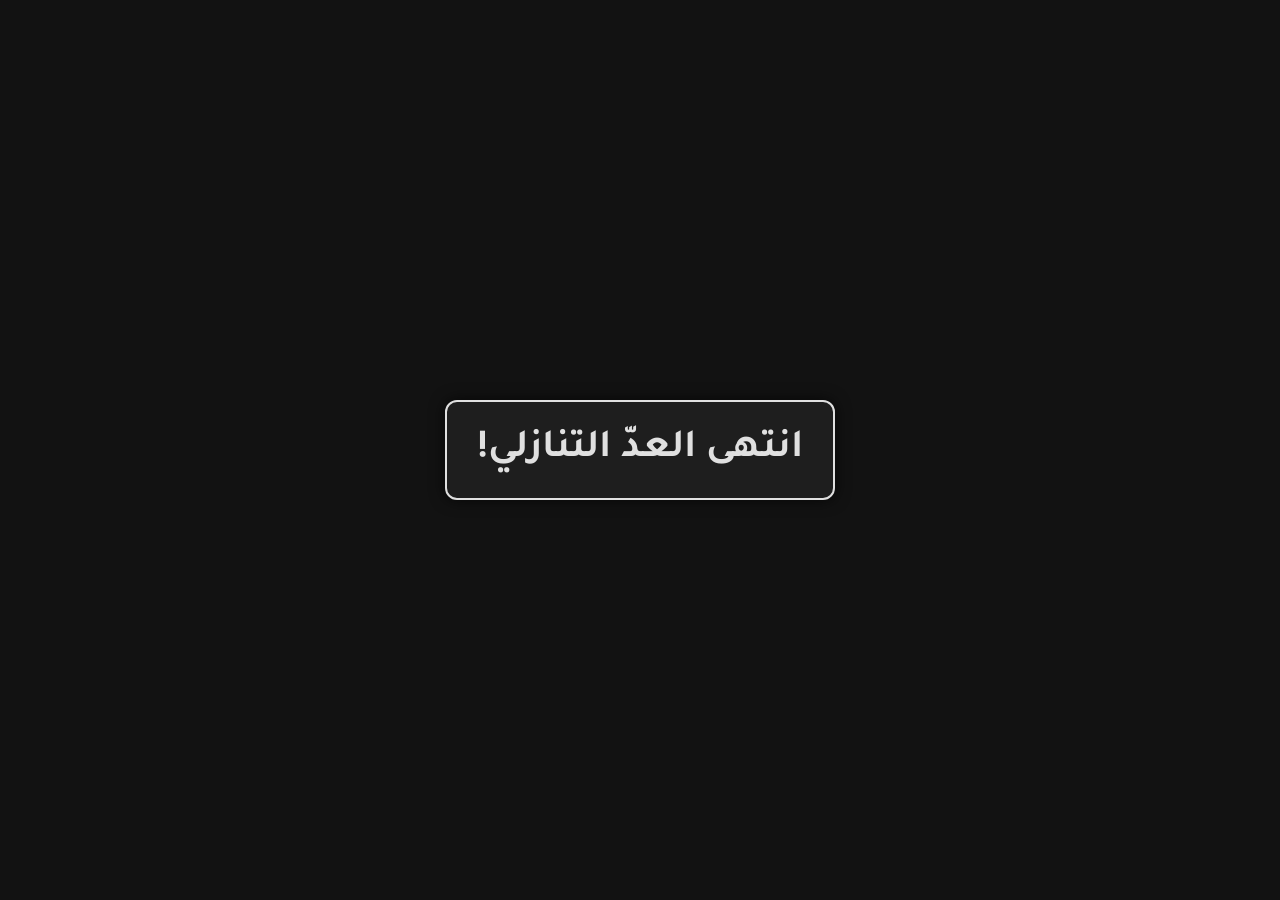
<file: benaa/index.html>
<!DOCTYPE html>
<html lang="ar" dir="rtl">
  <head>
    <meta charset="UTF-8" />
    <meta name="viewport" content="width=device-width, initial-scale=1" />
    <title>العدّ التنازلي</title>
    <link
      href="https://fonts.googleapis.com/css2?family=Tajawal:wght@400;700&display=swap"
      rel="stylesheet"
    />
    <style>
      body {
        margin: 0;
        padding: 0;
        background-color: #121212;
        font-family: "Tajawal", sans-serif;
        color: #e0e0e0;
        height: 100vh;
      }

      .countdown {
        h1 {
          font-size: 1.5em;
          margin-bottom: 20px;
          margin-top: 0px;
        }

        max-width: 95vw;
        min-width: max-content;
        position: absolute;
        top: 50%;
        left: 50%;
        transform: translate(-50%, -50%);
        text-align: center;
        background-color: #1e1e1e;
        border: 2px solid #e0e0e0;
        border-radius: 12px;
        padding: 20px 30px;
        font-size: 2.5rem;
        font-weight: 700;
        line-height: 1.4;
        box-shadow: 0 0 15px rgba(0, 0, 0, 0.7);
      }
    </style>
  </head>
  <body>
    <div class="countdown">
      <span id="countdown">جاري التحميل...</span>
    </div>

    <script>
      (function () {
        const countdownEl = document.getElementById("countdown");
        const targetDate = new Date(2025, 10 - 1, 17, 20, 0, 0);

        function updateCountdown() {
          const now = new Date();
          const diff = targetDate - now;

          if (diff <= 0) {
            countdownEl.textContent = "انتهى العدّ التنازلي!";
            clearInterval(interval);
            return;
          }

          const days = Math.floor(diff / (1000 * 60 * 60 * 24));
          const hours = Math.floor(
            (diff % (1000 * 60 * 60 * 24)) / (1000 * 60 * 60)
          );
          const minutes = Math.floor((diff % (1000 * 60 * 60)) / (1000 * 60));
          const seconds = Math.floor((diff % (1000 * 60)) / 1000);

          countdownEl.textContent =
            days +
            " أيام، " +
            hours +
            " ساعات، " +
            minutes +
            " دقائق، " +
            seconds +
            " ثواني";
        }

        updateCountdown();
        const interval = setInterval(updateCountdown, 1000);
      })();
    </script>
  </body>
</html>
</file>
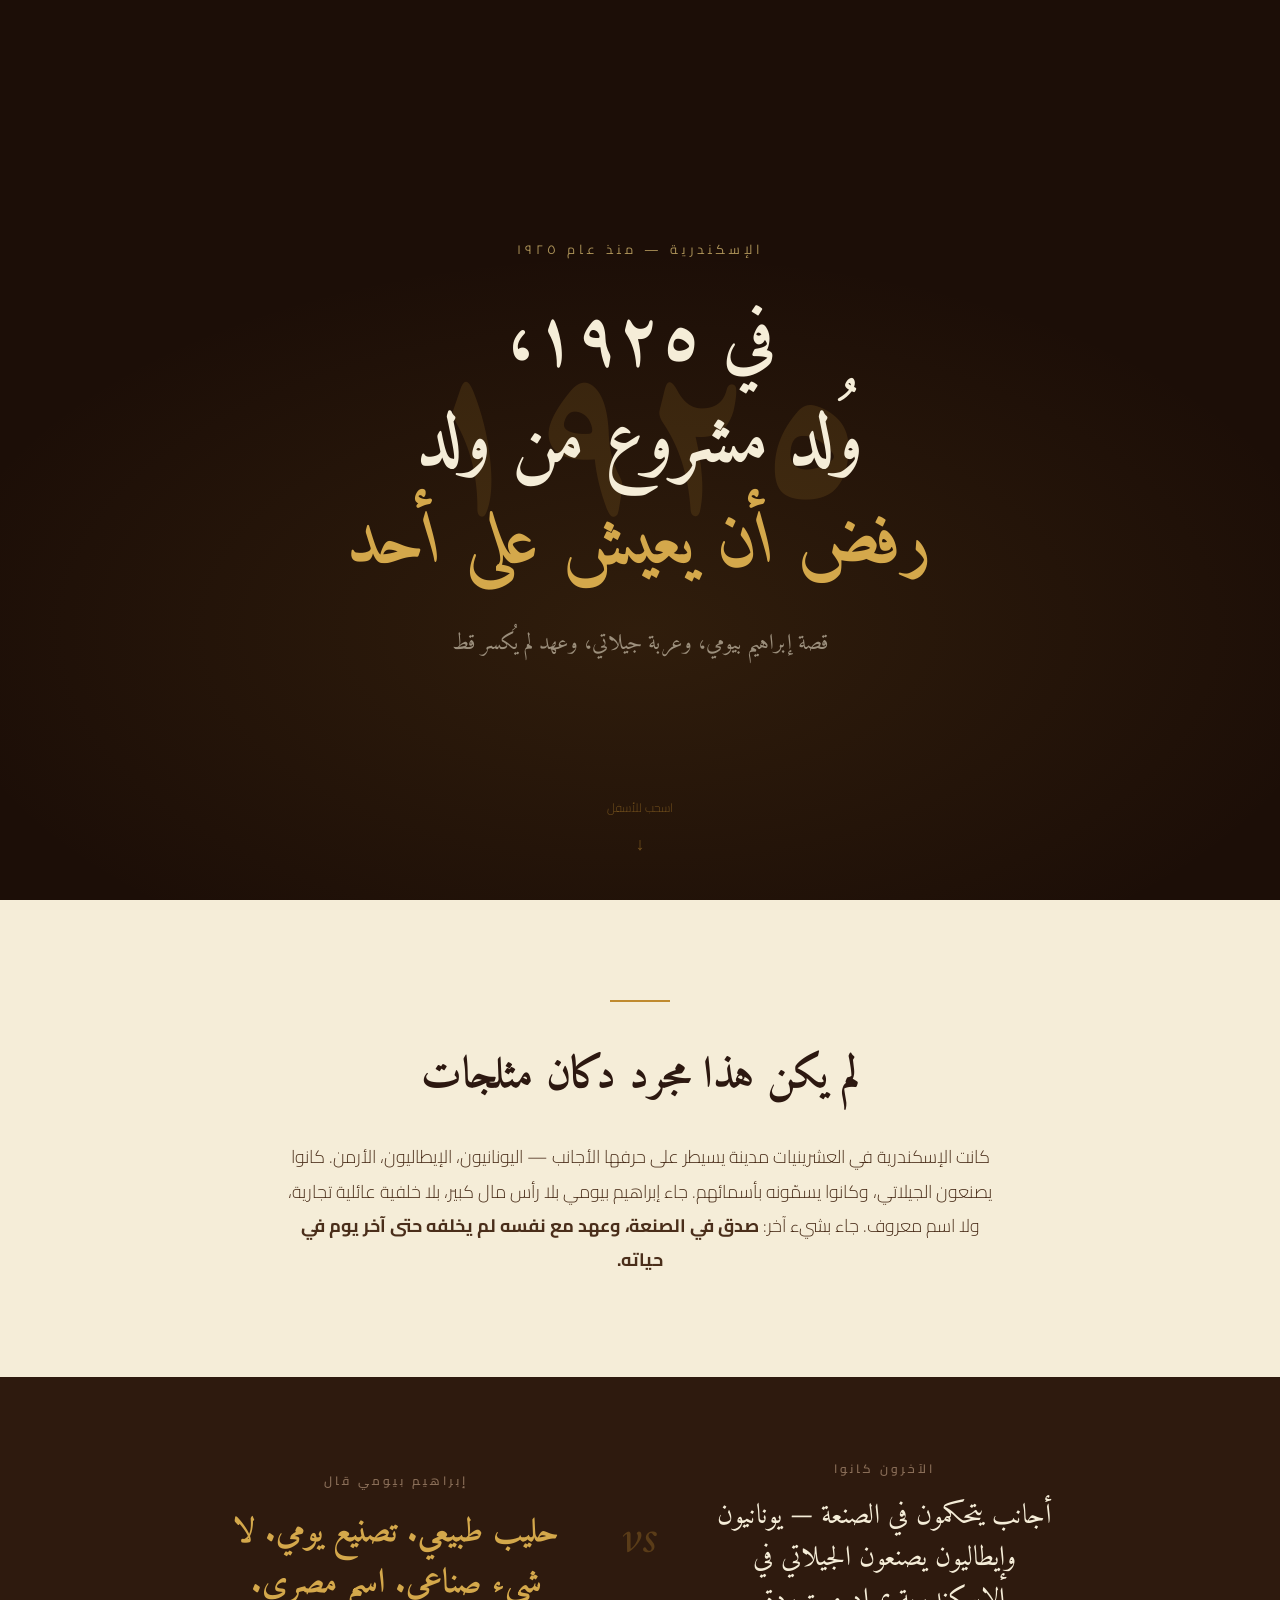
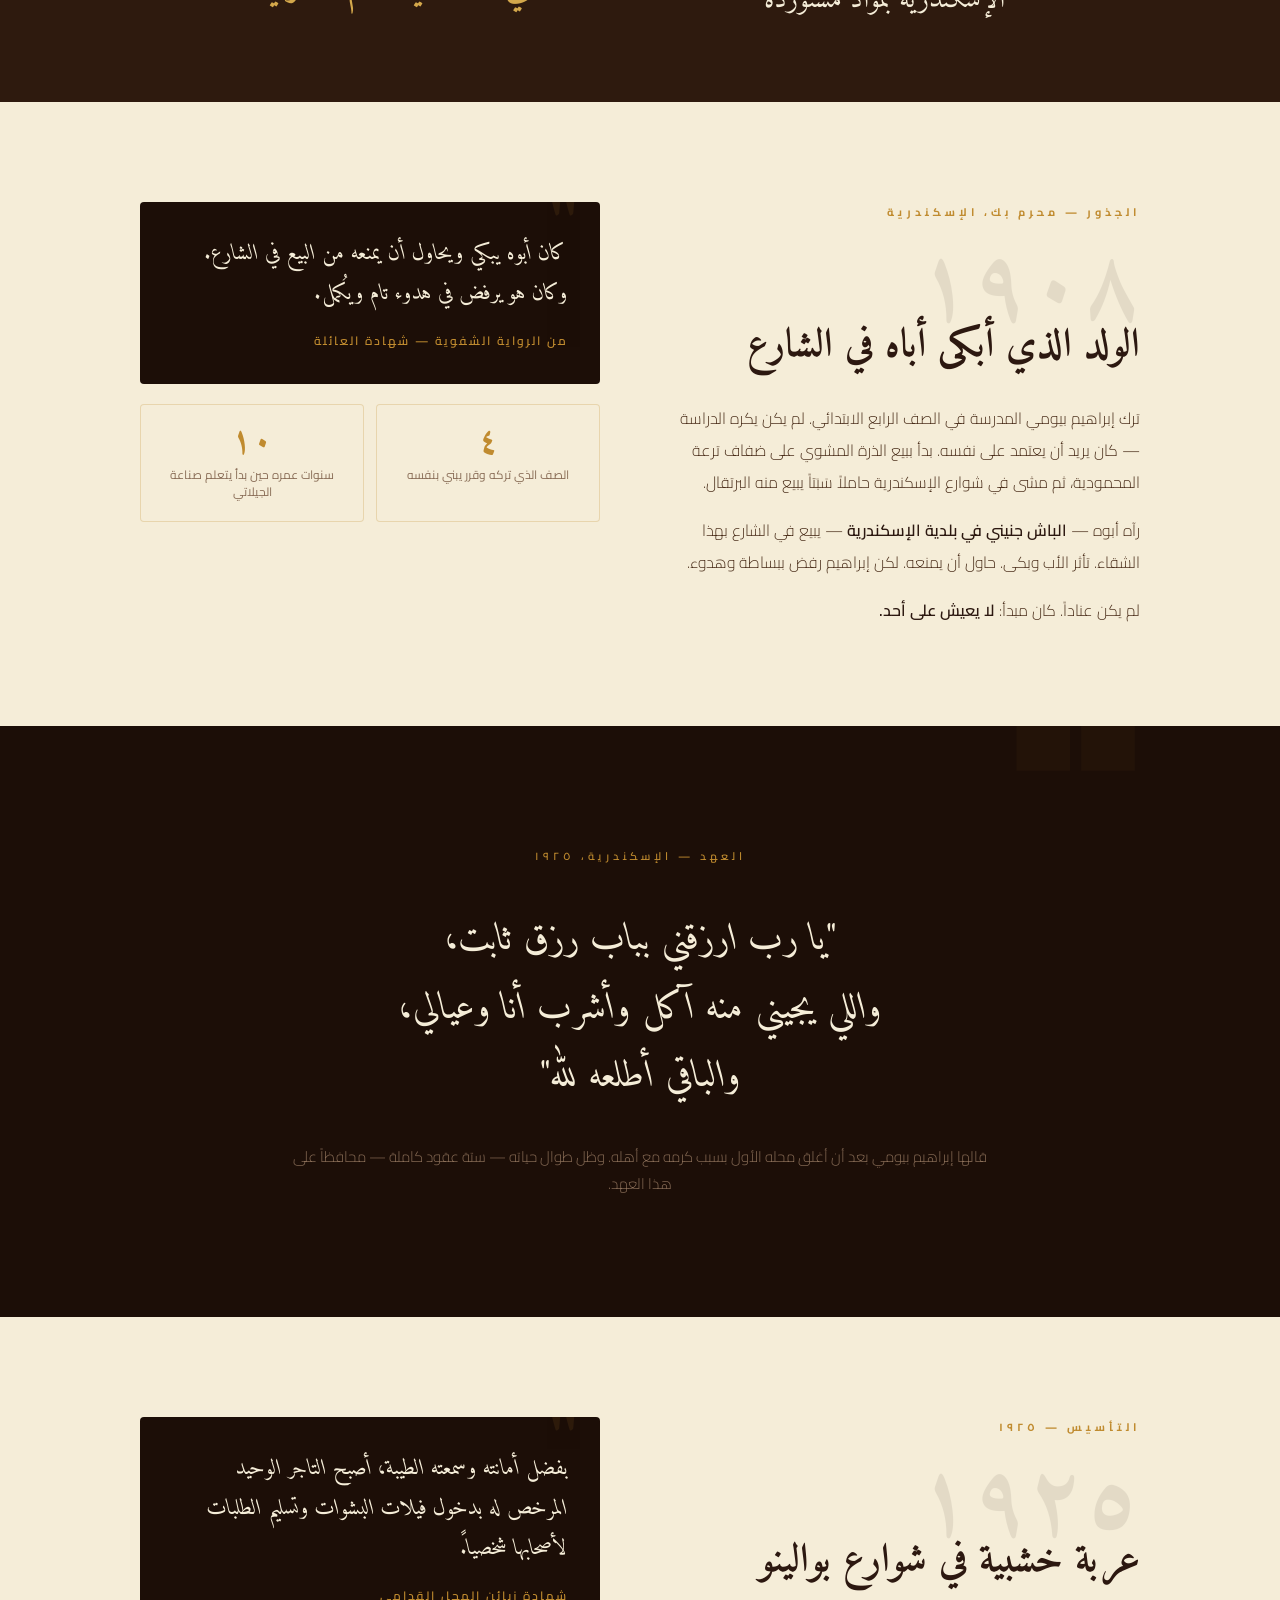
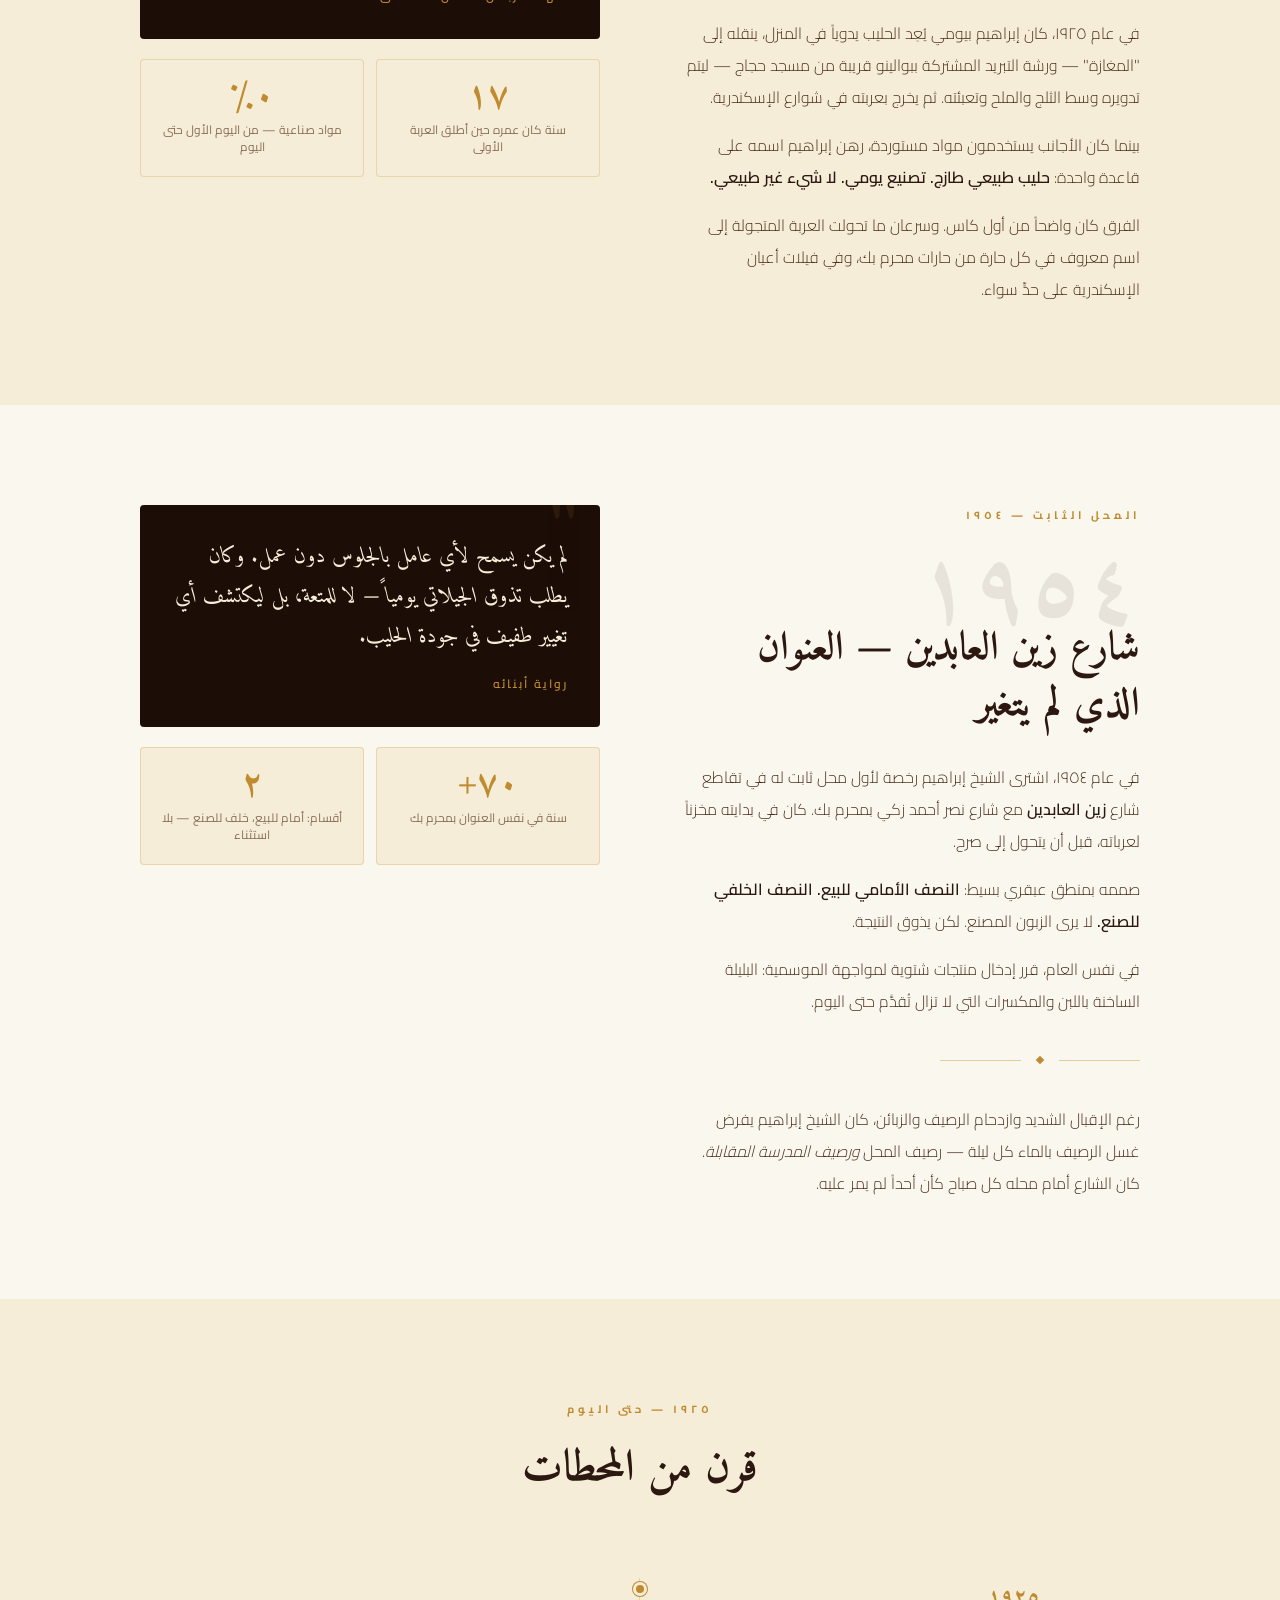
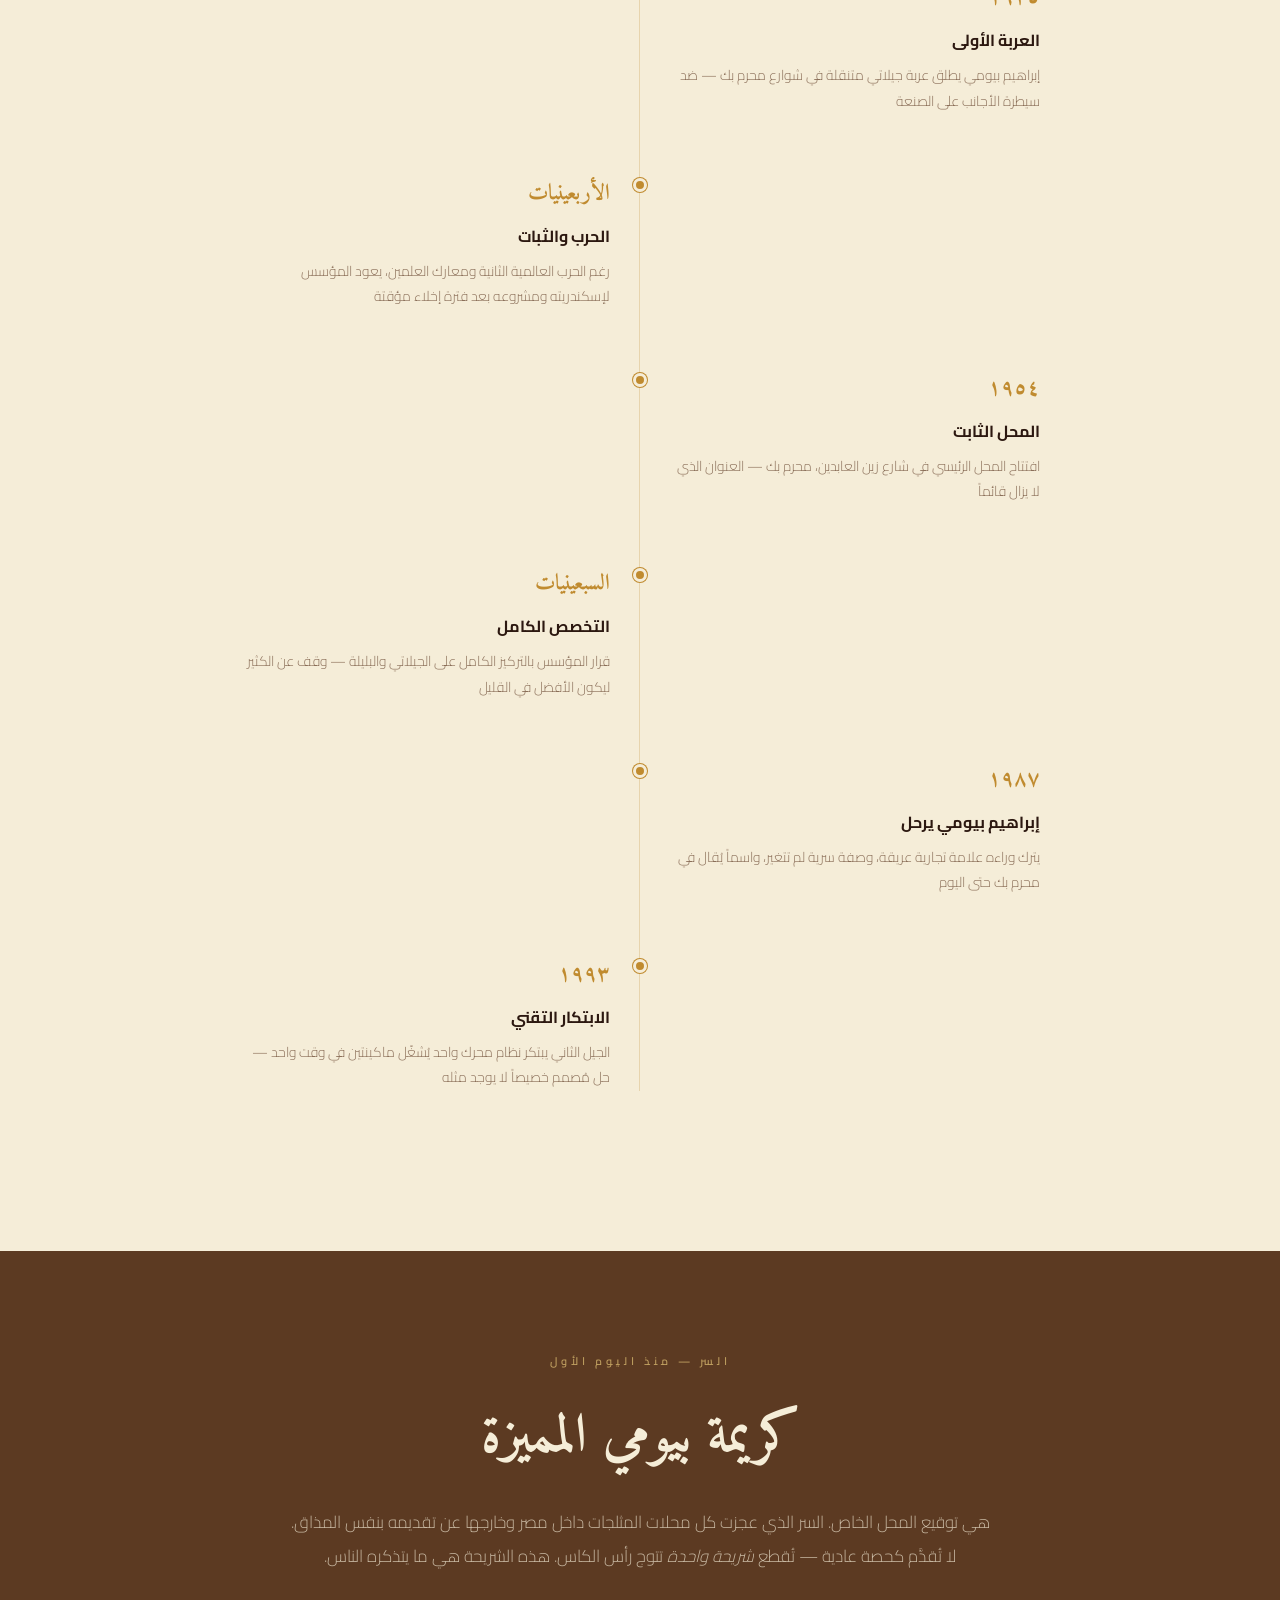
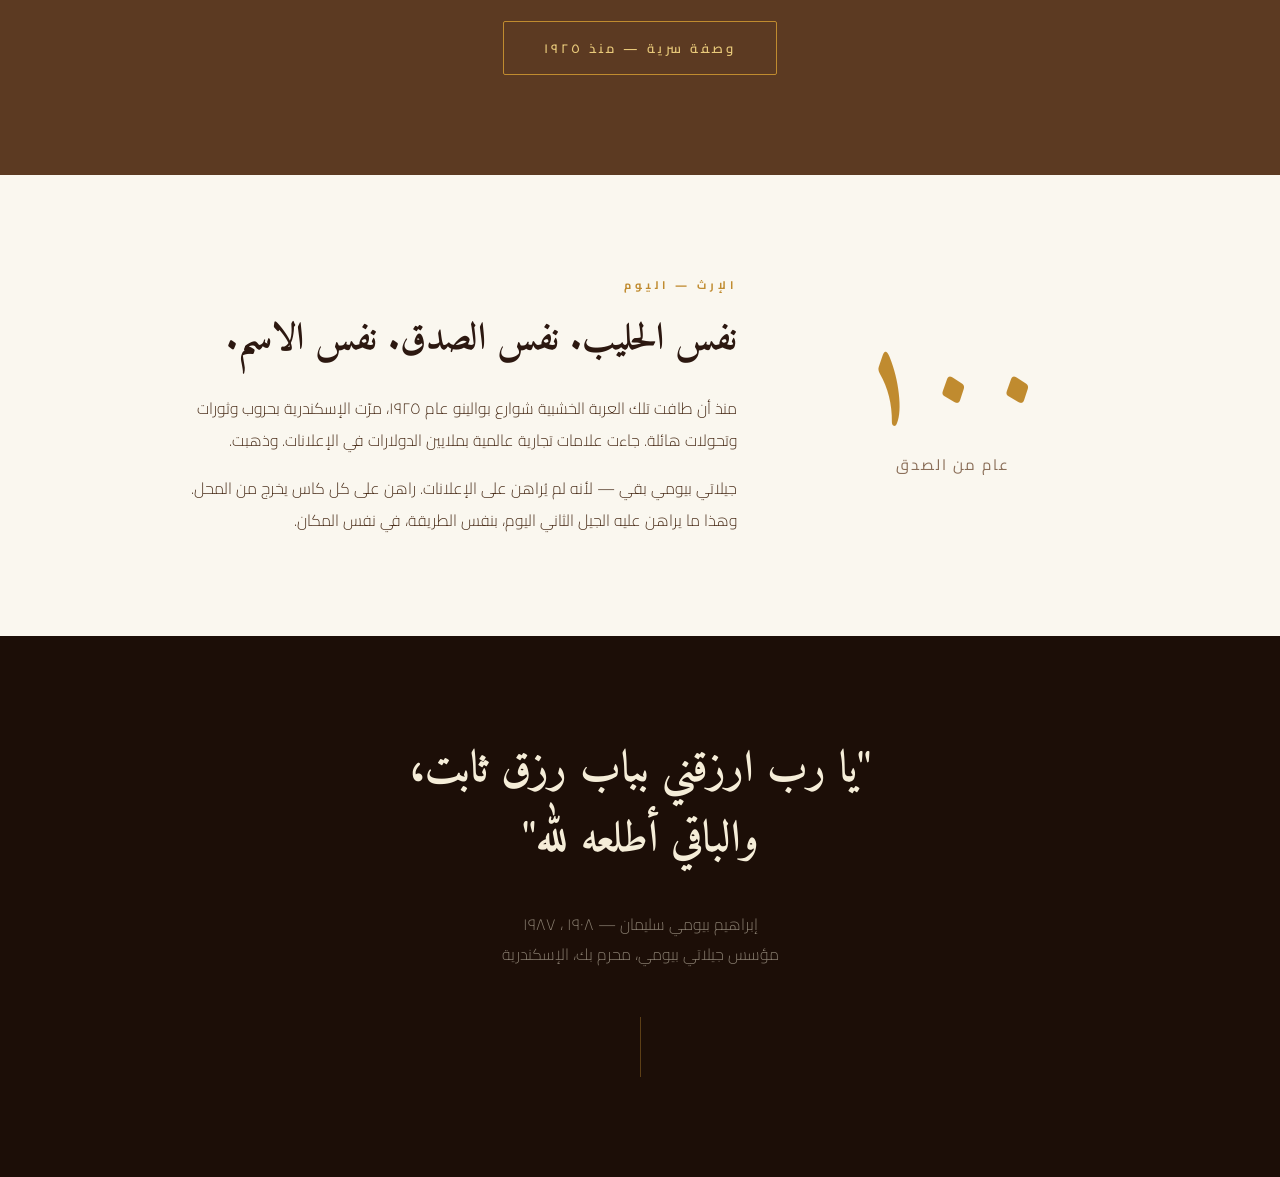
<file: test/gelati-bayoumi-story.html>
<!DOCTYPE html>
<html lang="ar" dir="rtl">
<head>
<meta charset="UTF-8">
<meta name="viewport" content="width=device-width, initial-scale=1.0">
<title>قصتنا — جيلاتي بيومي منذ ١٩٢٥</title>
<link rel="preconnect" href="https://fonts.googleapis.com">
<link href="https://fonts.googleapis.com/css2?family=Amiri:ital,wght@0,400;0,700;1,400&family=Cairo:wght@300;400;600;700;900&display=swap" rel="stylesheet">
<style>
  *, *::before, *::after { box-sizing: border-box; margin: 0; padding: 0; }

  :root {
    --cream: #F5EDD8;
    --cream-light: #FAF7EF;
    --brown-deep: #1C0E07;
    --brown-dark: #2E1A0E;
    --brown-mid: #5C3A22;
    --gold: #C08B2F;
    --gold-light: #D4A84B;
    --gold-pale: #E8C97A;
    --ink: #2C1810;
    --ink-soft: #4A2E1A;
    --muted: #8A6E58;
    --divider: rgba(192,139,47,0.25);
    --serif: 'Amiri', serif;
    --sans: 'Cairo', sans-serif;
  }

  html { scroll-behavior: smooth; }

  body {
    font-family: var(--sans);
    background: var(--cream-light);
    color: var(--ink);
    direction: rtl;
    overflow-x: hidden;
  }

  /* ── NOISE TEXTURE ── */
  body::before {
    content: '';
    position: fixed;
    inset: 0;
    background-image: url("data:image/svg+xml,%3Csvg xmlns='http://www.w3.org/2000/svg' width='300' height='300'%3E%3Cfilter id='n'%3E%3CfeTurbulence type='fractalNoise' baseFrequency='0.75' numOctaves='4' stitchTiles='stitch'/%3E%3C/filter%3E%3Crect width='300' height='300' filter='url(%23n)' opacity='0.04'/%3E%3C/svg%3E");
    pointer-events: none;
    z-index: 0;
  }

  /* ── HERO ── */
  .hero {
    position: relative;
    min-height: 100vh;
    background: var(--brown-deep);
    display: flex;
    flex-direction: column;
    align-items: center;
    justify-content: center;
    text-align: center;
    padding: 80px 40px;
    overflow: hidden;
  }

  .hero::after {
    content: '';
    position: absolute;
    inset: 0;
    background: radial-gradient(ellipse 80% 60% at 50% 70%, rgba(192,139,47,0.12) 0%, transparent 70%);
    pointer-events: none;
  }

  .hero-year {
    font-family: var(--serif);
    font-size: clamp(80px, 18vw, 200px);
    font-weight: 700;
    color: var(--gold);
    opacity: 0.15;
    line-height: 1;
    position: absolute;
    top: 50%;
    left: 50%;
    transform: translate(-50%, -52%);
    user-select: none;
    letter-spacing: -4px;
  }

  .hero-tag {
    font-family: var(--sans);
    font-size: 13px;
    font-weight: 400;
    letter-spacing: 4px;
    color: var(--gold-pale);
    opacity: 0.7;
    margin-bottom: 32px;
    position: relative;
    z-index: 1;
  }

  .hero h1 {
    font-family: var(--serif);
    font-size: clamp(36px, 6vw, 72px);
    font-weight: 700;
    color: var(--cream);
    line-height: 1.4;
    max-width: 800px;
    position: relative;
    z-index: 1;
  }

  .hero h1 em {
    font-style: italic;
    color: var(--gold-light);
  }

  .hero-sub {
    font-family: var(--serif);
    font-size: clamp(16px, 2.5vw, 22px);
    color: var(--cream);
    opacity: 0.55;
    margin-top: 28px;
    position: relative;
    z-index: 1;
    font-weight: 400;
  }

  .hero-scroll {
    position: absolute;
    bottom: 40px;
    left: 50%;
    transform: translateX(-50%);
    z-index: 1;
    display: flex;
    flex-direction: column;
    align-items: center;
    gap: 8px;
    color: var(--gold);
    opacity: 0.5;
    font-size: 12px;
    font-family: var(--sans);
    font-weight: 300;
    animation: bounce 2s infinite;
  }

  .hero-scroll::after {
    content: '↓';
    font-size: 18px;
  }

  @keyframes bounce {
    0%, 100% { transform: translateX(-50%) translateY(0); }
    50% { transform: translateX(-50%) translateY(8px); }
  }

  /* ── SECTIONS ── */
  section {
    position: relative;
    z-index: 1;
  }

  /* ── OPENER ── */
  .opener {
    background: var(--cream);
    padding: 100px 40px;
    text-align: center;
  }

  .opener-inner {
    max-width: 720px;
    margin: 0 auto;
  }

  .opener-line {
    width: 60px;
    height: 2px;
    background: var(--gold);
    margin: 0 auto 40px;
  }

  .opener h2 {
    font-family: var(--serif);
    font-size: clamp(24px, 4vw, 44px);
    font-weight: 700;
    color: var(--ink);
    line-height: 1.6;
  }

  .opener p {
    font-size: 18px;
    color: var(--ink-soft);
    line-height: 1.9;
    margin-top: 28px;
    font-weight: 300;
  }

  /* ── CONTRAST SECTION ── */
  .contrast {
    background: var(--brown-dark);
    padding: 80px 40px;
    text-align: center;
  }

  .contrast-inner {
    max-width: 860px;
    margin: 0 auto;
    display: grid;
    grid-template-columns: 1fr auto 1fr;
    gap: 40px;
    align-items: center;
  }

  .contrast-block {
    text-align: center;
  }

  .contrast-block .label {
    font-size: 12px;
    font-weight: 600;
    letter-spacing: 3px;
    color: var(--muted);
    margin-bottom: 16px;
  }

  .contrast-block .value {
    font-family: var(--serif);
    font-size: clamp(18px, 3vw, 28px);
    color: var(--cream);
    line-height: 1.5;
  }

  .contrast-block.highlight .value {
    color: var(--gold-light);
    font-size: clamp(22px, 3.5vw, 34px);
    font-weight: 700;
  }

  .contrast-vs {
    font-family: var(--serif);
    font-size: 48px;
    color: var(--gold);
    opacity: 0.3;
    font-style: italic;
  }

  /* ── STORY SECTIONS ── */
  .story-section {
    padding: 100px 40px;
  }

  .story-section:nth-child(even) {
    background: var(--cream);
  }

  .story-section:nth-child(odd) {
    background: var(--cream-light);
  }

  .story-inner {
    max-width: 1000px;
    margin: 0 auto;
    display: grid;
    grid-template-columns: 1fr 1fr;
    gap: 80px;
    align-items: start;
  }

  .story-inner.reverse {
    direction: ltr;
  }

  .story-inner.reverse > * {
    direction: rtl;
  }

  .story-label {
    font-size: 11px;
    font-weight: 700;
    letter-spacing: 4px;
    color: var(--gold);
    margin-bottom: 20px;
  }

  .story-year-big {
    font-family: var(--serif);
    font-size: 96px;
    font-weight: 700;
    color: var(--brown-deep);
    opacity: 0.08;
    line-height: 1;
    margin-bottom: -20px;
    user-select: none;
  }

  .story-title {
    font-family: var(--serif);
    font-size: clamp(26px, 4vw, 40px);
    font-weight: 700;
    color: var(--ink);
    line-height: 1.4;
    margin-bottom: 28px;
  }

  .story-body {
    font-size: 16px;
    line-height: 2;
    color: var(--ink-soft);
    font-weight: 300;
  }

  .story-body p + p {
    margin-top: 16px;
  }

  .story-body strong {
    color: var(--ink);
    font-weight: 600;
  }

  /* Visual side */
  .story-visual {
    display: flex;
    flex-direction: column;
    gap: 20px;
    justify-content: center;
  }

  .story-card {
    background: var(--brown-deep);
    border-radius: 4px;
    padding: 32px;
    position: relative;
    overflow: hidden;
  }

  .story-card::before {
    content: '"';
    font-family: var(--serif);
    font-size: 120px;
    color: var(--gold);
    opacity: 0.1;
    position: absolute;
    top: -20px;
    right: 20px;
    line-height: 1;
  }

  .story-card-text {
    font-family: var(--serif);
    font-size: clamp(17px, 2vw, 22px);
    color: var(--cream);
    line-height: 1.8;
    font-style: italic;
    position: relative;
    z-index: 1;
  }

  .story-card-source {
    font-size: 12px;
    color: var(--gold);
    margin-top: 16px;
    font-weight: 600;
    letter-spacing: 2px;
    position: relative;
    z-index: 1;
  }

  /* Stat boxes */
  .stat-row {
    display: grid;
    grid-template-columns: 1fr 1fr;
    gap: 12px;
  }

  .stat-box {
    background: var(--cream);
    border: 1px solid var(--divider);
    border-radius: 4px;
    padding: 20px;
    text-align: center;
  }

  .stat-box .num {
    font-family: var(--serif);
    font-size: 36px;
    font-weight: 700;
    color: var(--gold);
    line-height: 1;
  }

  .stat-box .desc {
    font-size: 12px;
    color: var(--muted);
    margin-top: 6px;
    font-weight: 400;
    line-height: 1.4;
  }

  /* ── DIVIDER ── */
  .gold-rule {
    display: flex;
    align-items: center;
    gap: 16px;
    max-width: 200px;
    margin: 40px 0;
  }

  .gold-rule::before,
  .gold-rule::after {
    content: '';
    flex: 1;
    height: 1px;
    background: var(--gold);
    opacity: 0.4;
  }

  .gold-rule .diamond {
    width: 6px;
    height: 6px;
    background: var(--gold);
    transform: rotate(45deg);
    flex-shrink: 0;
  }

  /* ── DUA SECTION ── */
  .dua-section {
    background: var(--brown-deep);
    padding: 120px 40px;
    text-align: center;
    position: relative;
    overflow: hidden;
  }

  .dua-section::before {
    content: '❝';
    font-family: var(--serif);
    font-size: 300px;
    color: var(--gold);
    opacity: 0.04;
    position: absolute;
    top: -60px;
    right: 10%;
    line-height: 1;
  }

  .dua-inner {
    max-width: 700px;
    margin: 0 auto;
    position: relative;
    z-index: 1;
  }

  .dua-label {
    font-size: 11px;
    letter-spacing: 4px;
    font-weight: 600;
    color: var(--gold);
    margin-bottom: 40px;
  }

  .dua-text {
    font-family: var(--serif);
    font-size: clamp(22px, 4vw, 38px);
    color: var(--cream);
    line-height: 1.8;
    font-style: italic;
  }

  .dua-context {
    font-size: 15px;
    color: var(--muted);
    margin-top: 32px;
    font-weight: 300;
    line-height: 1.8;
  }

  /* ── TIMELINE ── */
  .timeline-section {
    background: var(--cream);
    padding: 100px 40px;
  }

  .timeline-header {
    text-align: center;
    margin-bottom: 70px;
  }

  .timeline-header h2 {
    font-family: var(--serif);
    font-size: clamp(28px, 4vw, 44px);
    color: var(--ink);
    font-weight: 700;
  }

  .timeline {
    max-width: 800px;
    margin: 0 auto;
    position: relative;
  }

  .timeline::before {
    content: '';
    position: absolute;
    right: 50%;
    top: 0;
    bottom: 0;
    width: 1px;
    background: var(--divider);
  }

  .timeline-item {
    display: grid;
    grid-template-columns: 1fr 60px 1fr;
    gap: 0;
    margin-bottom: 60px;
    align-items: start;
  }

  .timeline-item:nth-child(even) .tl-content { text-align: right; grid-column: 3; }
  .timeline-item:nth-child(even) .tl-empty { grid-column: 1; }
  .timeline-item:nth-child(odd) .tl-content { text-align: right; grid-column: 1; }

  .tl-dot {
    grid-column: 2;
    display: flex;
    justify-content: center;
    padding-top: 4px;
  }

  .tl-dot-inner {
    width: 14px;
    height: 14px;
    background: var(--gold);
    border-radius: 50%;
    border: 3px solid var(--cream);
    box-shadow: 0 0 0 1px var(--gold);
  }

  .tl-year {
    font-family: var(--serif);
    font-size: 22px;
    font-weight: 700;
    color: var(--gold);
    margin-bottom: 8px;
  }

  .tl-title {
    font-size: 16px;
    font-weight: 700;
    color: var(--ink);
    margin-bottom: 8px;
  }

  .tl-desc {
    font-size: 14px;
    color: var(--muted);
    line-height: 1.8;
    font-weight: 300;
  }

  /* ── SECRET SECTION ── */
  .secret-section {
    background: var(--brown-mid);
    padding: 100px 40px;
    text-align: center;
  }

  .secret-inner {
    max-width: 700px;
    margin: 0 auto;
  }

  .secret-label {
    font-size: 11px;
    letter-spacing: 4px;
    font-weight: 600;
    color: var(--gold-pale);
    opacity: 0.7;
    margin-bottom: 32px;
  }

  .secret-title {
    font-family: var(--serif);
    font-size: clamp(30px, 5vw, 54px);
    color: var(--cream);
    font-weight: 700;
    margin-bottom: 32px;
    line-height: 1.3;
  }

  .secret-body {
    font-size: 17px;
    color: var(--cream);
    opacity: 0.7;
    line-height: 2;
    font-weight: 300;
  }

  .secret-badge {
    display: inline-block;
    margin-top: 48px;
    border: 1px solid var(--gold);
    border-radius: 2px;
    padding: 14px 40px;
    font-size: 13px;
    letter-spacing: 3px;
    color: var(--gold-pale);
    font-weight: 600;
  }

  /* ── LEGACY ── */
  .legacy-section {
    background: var(--cream-light);
    padding: 100px 40px;
  }

  .legacy-inner {
    max-width: 900px;
    margin: 0 auto;
    display: grid;
    grid-template-columns: 1fr 2fr;
    gap: 80px;
    align-items: center;
  }

  .legacy-years {
    text-align: center;
  }

  .legacy-num {
    font-family: var(--serif);
    font-size: 110px;
    font-weight: 700;
    color: var(--gold);
    line-height: 1;
  }

  .legacy-unit {
    font-size: 15px;
    color: var(--muted);
    font-weight: 400;
    margin-top: 8px;
    letter-spacing: 2px;
  }

  .legacy-text .story-label { margin-bottom: 16px; }

  .legacy-title {
    font-family: var(--serif);
    font-size: clamp(26px, 3.5vw, 38px);
    color: var(--ink);
    font-weight: 700;
    line-height: 1.5;
    margin-bottom: 24px;
  }

  .legacy-body {
    font-size: 16px;
    line-height: 2;
    color: var(--ink-soft);
    font-weight: 300;
  }

  /* ── CLOSING ── */
  .closing {
    background: var(--brown-deep);
    padding: 100px 40px;
    text-align: center;
  }

  .closing-inner {
    max-width: 600px;
    margin: 0 auto;
  }

  .closing h2 {
    font-family: var(--serif);
    font-size: clamp(24px, 4vw, 44px);
    color: var(--cream);
    font-weight: 700;
    line-height: 1.6;
    margin-bottom: 32px;
  }

  .closing p {
    font-size: 16px;
    color: var(--cream);
    opacity: 0.5;
    line-height: 1.9;
    font-weight: 300;
  }

  .closing-line {
    width: 1px;
    height: 60px;
    background: var(--gold);
    opacity: 0.4;
    margin: 48px auto 0;
  }

  /* ── FADE IN ANIMATIONS ── */
  .fade-in {
    opacity: 0;
    transform: translateY(30px);
    transition: opacity 0.8s ease, transform 0.8s ease;
  }

  .fade-in.visible {
    opacity: 1;
    transform: translateY(0);
  }

  .fade-in-delay-1 { transition-delay: 0.1s; }
  .fade-in-delay-2 { transition-delay: 0.25s; }
  .fade-in-delay-3 { transition-delay: 0.4s; }

  /* ── RESPONSIVE ── */
  @media (max-width: 768px) {
    .story-inner { grid-template-columns: 1fr; gap: 40px; }
    .story-inner.reverse { direction: rtl; }
    .contrast-inner { grid-template-columns: 1fr; }
    .contrast-vs { display: none; }
    .timeline::before { right: 20px; }
    .timeline-item { grid-template-columns: 1fr 40px; }
    .tl-dot { grid-column: 2; }
    .tl-content { grid-column: 1 !important; }
    .legacy-inner { grid-template-columns: 1fr; text-align: center; }
    .legacy-years { order: -1; }
  }
</style>
</head>
<body>

<!-- ═══════════════ HERO ═══════════════ -->
<section class="hero">
  <div class="hero-year">١٩٢٥</div>
  <p class="hero-tag">الإسكندرية — منذ عام ١٩٢٥</p>
  <h1>في ١٩٢٥،<br>وُلد مشروع من ولد<br><em>رفض أن يعيش على أحد</em></h1>
  <p class="hero-sub">قصة إبراهيم بيومي، وعربة جيلاتي، وعهد لم يُكسر قط</p>
  <div class="hero-scroll">اسحب للأسفل</div>
</section>

<!-- ═══════════════ OPENER ═══════════════ -->
<section class="opener">
  <div class="opener-inner fade-in">
    <div class="opener-line"></div>
    <h2>لم يكن هذا مجرد دكان مثلجات</h2>
    <p>
      كانت الإسكندرية في العشرينيات مدينة يسيطر على حرفها الأجانب —
      اليونانيون، الإيطاليون، الأرمن. كانوا يصنعون الجيلاتي،
      وكانوا يسمّونه بأسمائهم. جاء إبراهيم بيومي بلا رأس مال كبير،
      بلا خلفية عائلية تجارية، ولا اسم معروف. جاء بشيء آخر:
      <strong>صدق في الصنعة، وعهد مع نفسه لم يخلفه حتى آخر يوم في حياته.</strong>
    </p>
  </div>
</section>

<!-- ═══════════════ CONTRAST ═══════════════ -->
<section class="contrast">
  <div class="contrast-inner fade-in">
    <div class="contrast-block">
      <p class="label">الآخرون كانوا</p>
      <p class="value">أجانب يتحكمون في الصنعة — يونانيون وإيطاليون يصنعون الجيلاتي في الإسكندرية بمواد مستوردة</p>
    </div>
    <div class="contrast-vs">vs</div>
    <div class="contrast-block highlight">
      <p class="label">إبراهيم بيومي قال</p>
      <p class="value">حليب طبيعي. تصنيع يومي. لا شيء صناعي. اسم مصري.</p>
    </div>
  </div>
</section>

<!-- ═══════════════ STORY 1: الولد ═══════════════ -->
<section class="story-section">
  <div class="story-inner">
    <div class="fade-in">
      <p class="story-label">الجذور — محرم بك، الإسكندرية</p>
      <div class="story-year-big">١٩٠٨</div>
      <h2 class="story-title">الولد الذي أبكى أباه في الشارع</h2>
      <div class="story-body">
        <p>
          ترك إبراهيم بيومي المدرسة في الصف الرابع الابتدائي.
          لم يكن يكره الدراسة — كان يريد أن يعتمد على نفسه.
          بدأ ببيع الذرة المشوي على ضفاف ترعة المحمودية،
          ثم مشى في شوارع الإسكندرية حاملاً سَبَتاً يبيع منه البرتقال.
        </p>
        <p>
          رآه أبوه — <strong>الباش جنيني في بلدية الإسكندرية</strong> —
          يبيع في الشارع بهذا الشقاء.
          تأثر الأب وبكى. حاول أن يمنعه. لكن إبراهيم رفض ببساطة وهدوء.
        </p>
        <p>
          لم يكن عناداً. كان مبدأ: <strong>لا يعيش على أحد.</strong>
        </p>
      </div>
    </div>
    <div class="story-visual fade-in fade-in-delay-2">
      <div class="story-card">
        <p class="story-card-text">
          كان أبوه يبكي ويحاول أن يمنعه من البيع في الشارع.
          وكان هو يرفض في هدوء تام ويُكمل.
        </p>
        <p class="story-card-source">من الرواية الشفوية — شهادة العائلة</p>
      </div>
      <div class="stat-row">
        <div class="stat-box">
          <div class="num">٤</div>
          <div class="desc">الصف الذي تركه وقرر يبني بنفسه</div>
        </div>
        <div class="stat-box">
          <div class="num">١٠</div>
          <div class="desc">سنوات عمره حين بدأ يتعلم صناعة الجيلاتي</div>
        </div>
      </div>
    </div>
  </div>
</section>

<!-- ═══════════════ DUA ═══════════════ -->
<section class="dua-section">
  <div class="dua-inner fade-in">
    <p class="dua-label">العهد — الإسكندرية، ١٩٢٥</p>
    <p class="dua-text">
      "يا رب ارزقني بباب رزق ثابت،<br>
      واللي يجيني منه آكل وأشرب أنا وعيالي،<br>
      والباقي أطلعه لله"
    </p>
    <p class="dua-context">
      قالها إبراهيم بيومي بعد أن أغلق محله الأول بسبب كرمه مع أهله.
      وظل طوال حياته — ستة عقود كاملة — محافظاً على هذا العهد.
    </p>
  </div>
</section>

<!-- ═══════════════ STORY 2: ١٩٢٥ ═══════════════ -->
<section class="story-section">
  <div class="story-inner reverse">
    <div class="story-visual fade-in">
      <div class="story-card">
        <p class="story-card-text">
          بفضل أمانته وسمعته الطيبة، أصبح التاجر الوحيد المرخص له
          بدخول فيلات البشوات وتسليم الطلبات لأصحابها شخصياً.
        </p>
        <p class="story-card-source">شهادة زبائن المحل القدامى</p>
      </div>
      <div class="stat-row">
        <div class="stat-box">
          <div class="num">١٧</div>
          <div class="desc">سنة كان عمره حين أطلق العربة الأولى</div>
        </div>
        <div class="stat-box">
          <div class="num">٠٪</div>
          <div class="desc">مواد صناعية — من اليوم الأول حتى اليوم</div>
        </div>
      </div>
    </div>
    <div class="fade-in fade-in-delay-2">
      <p class="story-label">التأسيس — ١٩٢٥</p>
      <div class="story-year-big">١٩٢٥</div>
      <h2 class="story-title">عربة خشبية في شوارع بوالينو</h2>
      <div class="story-body">
        <p>
          في عام ١٩٢٥، كان إبراهيم بيومي يُعِد الحليب يدوياً في المنزل،
          ينقله إلى "المغازة" — ورشة التبريد المشتركة ببوالينو قريبة من مسجد حجاج —
          ليتم تدويره وسط الثلج والملح وتعبئته.
          ثم يخرج بعربته في شوارع الإسكندرية.
        </p>
        <p>
          بينما كان الأجانب يستخدمون مواد مستوردة،
          رهن إبراهيم اسمه على قاعدة واحدة:
          <strong>حليب طبيعي طازج. تصنيع يومي. لا شيء غير طبيعي.</strong>
        </p>
        <p>
          الفرق كان واضحاً من أول كاس.
          وسرعان ما تحولت العربة المتجولة إلى اسم معروف
          في كل حارة من حارات محرم بك، وفي فيلات أعيان الإسكندرية على حدٍّ سواء.
        </p>
      </div>
    </div>
  </div>
</section>

<!-- ═══════════════ STORY 3: ١٩٥٤ ═══════════════ -->
<section class="story-section">
  <div class="story-inner">
    <div class="fade-in">
      <p class="story-label">المحل الثابت — ١٩٥٤</p>
      <div class="story-year-big">١٩٥٤</div>
      <h2 class="story-title">شارع زين العابدين — العنوان الذي لم يتغير</h2>
      <div class="story-body">
        <p>
          في عام ١٩٥٤، اشترى الشيخ إبراهيم رخصة لأول محل ثابت له
          في تقاطع شارع <strong>زين العابدين</strong> مع شارع نصر أحمد زكي بمحرم بك.
          كان في بدايته مخزناً لعرباته، قبل أن يتحول إلى صرح.
        </p>
        <p>
          صممه بمنطق عبقري بسيط:
          <strong>النصف الأمامي للبيع. النصف الخلفي للصنع.</strong>
          لا يرى الزبون المصنع. لكن يذوق النتيجة.
        </p>
        <p>
          في نفس العام، قرر إدخال منتجات شتوية لمواجهة الموسمية:
          البليلة الساخنة باللبن والمكسرات التي لا تزال تُقدَّم حتى اليوم.
        </p>
      </div>

      <div class="gold-rule"><div class="diamond"></div></div>

      <div class="story-body">
        <p>
          رغم الإقبال الشديد وازدحام الرصيف والزبائن،
          كان الشيخ إبراهيم يفرض غسل الرصيف بالماء كل ليلة —
          رصيف المحل <em>ورصيف المدرسة المقابلة</em>.
          كان الشارع أمام محله كل صباح كأن أحداً لم يمر عليه.
        </p>
      </div>
    </div>
    <div class="story-visual fade-in fade-in-delay-2">
      <div class="story-card">
        <p class="story-card-text">
          لم يكن يسمح لأي عامل بالجلوس دون عمل.
          وكان يطلب تذوق الجيلاتي يومياً — لا للمتعة، بل ليكتشف
          أي تغيير طفيف في جودة الحليب.
        </p>
        <p class="story-card-source">رواية أبنائه</p>
      </div>
      <div class="stat-row">
        <div class="stat-box">
          <div class="num">٧٠+</div>
          <div class="desc">سنة في نفس العنوان بمحرم بك</div>
        </div>
        <div class="stat-box">
          <div class="num">٢</div>
          <div class="desc">أقسام: أمام للبيع، خلف للصنع — بلا استثناء</div>
        </div>
      </div>
    </div>
  </div>
</section>

<!-- ═══════════════ TIMELINE ═══════════════ -->
<section class="timeline-section">
  <div class="timeline-header fade-in">
    <p class="story-label" style="text-align:center; margin-bottom:12px;">١٩٢٥ — حتى اليوم</p>
    <h2>قرن من المحطات</h2>
  </div>
  <div class="timeline">
    <div class="timeline-item fade-in">
      <div class="tl-content">
        <div class="tl-year">١٩٢٥</div>
        <div class="tl-title">العربة الأولى</div>
        <div class="tl-desc">إبراهيم بيومي يطلق عربة جيلاتي متنقلة في شوارع محرم بك — ضد سيطرة الأجانب على الصنعة</div>
      </div>
      <div class="tl-dot"><div class="tl-dot-inner"></div></div>
    </div>
    <div class="timeline-item fade-in">
      <div class="tl-dot"><div class="tl-dot-inner"></div></div>
      <div class="tl-content">
        <div class="tl-year">الأربعينيات</div>
        <div class="tl-title">الحرب والثبات</div>
        <div class="tl-desc">رغم الحرب العالمية الثانية ومعارك العلمين، يعود المؤسس لإسكندريته ومشروعه بعد فترة إخلاء مؤقتة</div>
      </div>
    </div>
    <div class="timeline-item fade-in">
      <div class="tl-content">
        <div class="tl-year">١٩٥٤</div>
        <div class="tl-title">المحل الثابت</div>
        <div class="tl-desc">افتتاح المحل الرئيسي في شارع زين العابدين، محرم بك — العنوان الذي لا يزال قائماً</div>
      </div>
      <div class="tl-dot"><div class="tl-dot-inner"></div></div>
    </div>
    <div class="timeline-item fade-in">
      <div class="tl-dot"><div class="tl-dot-inner"></div></div>
      <div class="tl-content">
        <div class="tl-year">السبعينيات</div>
        <div class="tl-title">التخصص الكامل</div>
        <div class="tl-desc">قرار المؤسس بالتركيز الكامل على الجيلاتي والبليلة — وقف عن الكثير ليكون الأفضل في القليل</div>
      </div>
    </div>
    <div class="timeline-item fade-in">
      <div class="tl-content">
        <div class="tl-year">١٩٨٧</div>
        <div class="tl-title">إبراهيم بيومي يرحل</div>
        <div class="tl-desc">يترك وراءه علامة تجارية عريقة، وصفة سرية لم تتغير، واسماً يُقال في محرم بك حتى اليوم</div>
      </div>
      <div class="tl-dot"><div class="tl-dot-inner"></div></div>
    </div>
    <div class="timeline-item fade-in">
      <div class="tl-dot"><div class="tl-dot-inner"></div></div>
      <div class="tl-content">
        <div class="tl-year">١٩٩٣</div>
        <div class="tl-title">الابتكار التقني</div>
        <div class="tl-desc">الجيل الثاني يبتكر نظام محرك واحد يُشغّل ماكينتين في وقت واحد — حل مُصمم خصيصاً لا يوجد مثله</div>
      </div>
    </div>
  </div>
</section>

<!-- ═══════════════ SECRET ═══════════════ -->
<section class="secret-section">
  <div class="secret-inner fade-in">
    <p class="secret-label">السر — منذ اليوم الأول</p>
    <h2 class="secret-title">كريمة بيومي المميزة</h2>
    <p class="secret-body">
      هي توقيع المحل الخاص. السر الذي عجزت كل محلات المثلجات
      داخل مصر وخارجها عن تقديمه بنفس المذاق.
      لا تُقدَّم كحصة عادية — تُقطع <em>شريحة واحدة</em> تتوج رأس الكاس.
      هذه الشريحة هي ما يتذكره الناس.
    </p>
    <div class="secret-badge">وصفة سرية — منذ ١٩٢٥</div>
  </div>
</section>

<!-- ═══════════════ LEGACY ═══════════════ -->
<section class="legacy-section">
  <div class="legacy-inner">
    <div class="legacy-years fade-in">
      <div class="legacy-num">١٠٠</div>
      <div class="legacy-unit">عام من الصدق</div>
    </div>
    <div class="legacy-text fade-in fade-in-delay-2">
      <p class="story-label">الإرث — اليوم</p>
      <h2 class="legacy-title">نفس الحليب. نفس الصدق. نفس الاسم.</h2>
      <p class="legacy-body">
        منذ أن طافت تلك العربة الخشبية شوارع بوالينو عام ١٩٢٥،
        مرّت الإسكندرية بحروب وثورات وتحولات هائلة.
        جاءت علامات تجارية عالمية بملايين الدولارات في الإعلانات.
        وذهبت.
      </p>
      <p class="legacy-body" style="margin-top: 16px;">
        جيلاتي بيومي بقي — لأنه لم يُراهن على الإعلانات.
        راهن على كل كاس يخرج من المحل.
        وهذا ما يراهن عليه الجيل الثاني اليوم، بنفس الطريقة،
        في نفس المكان.
      </p>
    </div>
  </div>
</section>

<!-- ═══════════════ CLOSING ═══════════════ -->
<section class="closing">
  <div class="closing-inner fade-in">
    <h2>"يا رب ارزقني بباب رزق ثابت،<br>والباقي أطلعه لله"</h2>
    <p>إبراهيم بيومي سليمان — ١٩٠٨ ، ١٩٨٧<br>مؤسس جيلاتي بيومي، محرم بك، الإسكندرية</p>
    <div class="closing-line"></div>
  </div>
</section>

<script>
  const observer = new IntersectionObserver((entries) => {
    entries.forEach(entry => {
      if (entry.isIntersecting) {
        entry.target.classList.add('visible');
      }
    });
  }, { threshold: 0.15 });

  document.querySelectorAll('.fade-in').forEach(el => observer.observe(el));
</script>
</body>
</html>
</file>
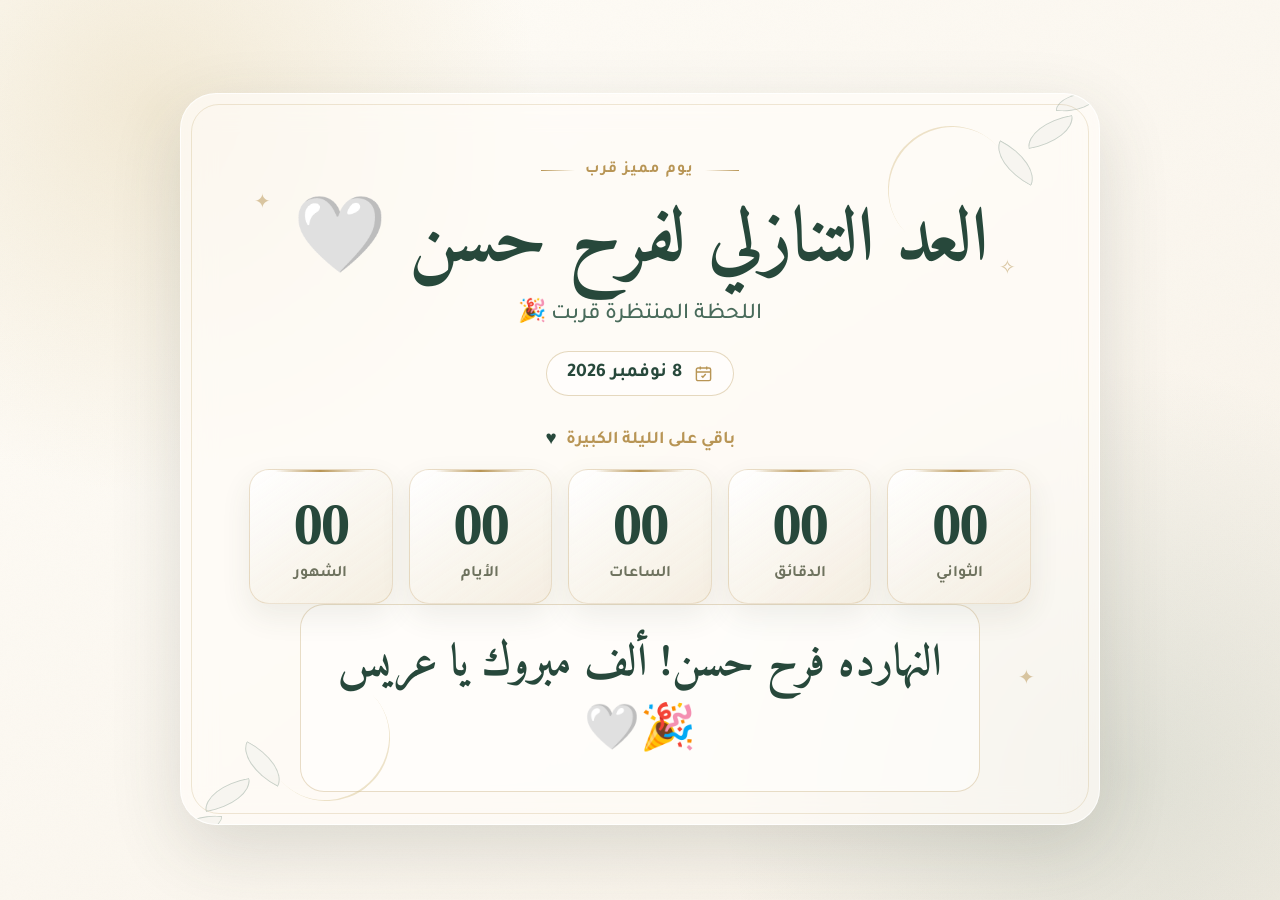
<file: test/hassan.html>
<!DOCTYPE html>
<html lang="ar" dir="rtl">
<head>
  <meta charset="UTF-8">
  <meta name="viewport" content="width=device-width, initial-scale=1.0">
  <meta name="theme-color" content="#f7f1e7">
  <link rel="icon" type="image/svg+xml" href="https://cdn.jsdelivr.net/npm/svg-emojis@0.0.8/twemoji/1f48d.svg">
  <title>العد التنازلي لفرح حسن 🤍</title>
  <meta name="description" content="العد التنازلي لفرح حسن يوم 8 نوفمبر 2026">

  <!-- The local fallbacks keep the page elegant when opened without internet. -->
  <style>
    @import url("https://fonts.googleapis.com/css2?family=Amiri:wght@400;700&family=Tajawal:wght@400;500;700;800&display=swap");

    :root {
      --ivory: #f7f1e7;
      --ivory-light: #fffdf8;
      --beige: #e8dcc8;
      --gold: #b89555;
      --gold-light: #d8c28f;
      --green: #27483b;
      --green-soft: #496b5b;
      --text: #25352e;
      --white: #ffffff;
      --shadow: 0 24px 70px rgba(56, 64, 47, 0.16);
    }

    * {
      box-sizing: border-box;
    }

    html {
      min-height: 100%;
      overflow-x: hidden;
    }

    body {
      min-height: 100vh;
      min-height: 100svh;
      margin: 0;
      overflow-x: hidden;
      color: var(--text);
      font-family: "Tajawal", "Segoe UI", Tahoma, Arial, sans-serif;
      background:
        radial-gradient(circle at 12% 12%, rgba(216, 194, 143, 0.32), transparent 28%),
        radial-gradient(circle at 88% 86%, rgba(73, 107, 91, 0.14), transparent 30%),
        linear-gradient(145deg, var(--ivory-light), var(--ivory));
    }

    body::before {
      content: "";
      position: fixed;
      inset: 0;
      pointer-events: none;
      opacity: 0.4;
      background-image: url("data:image/svg+xml,%3Csvg xmlns='http://www.w3.org/2000/svg' width='120' height='120' viewBox='0 0 120 120'%3E%3Cfilter id='n'%3E%3CfeTurbulence type='fractalNoise' baseFrequency='.8' numOctaves='2' stitchTiles='stitch'/%3E%3C/filter%3E%3Crect width='100%25' height='100%25' filter='url(%23n)' opacity='.035'/%3E%3C/svg%3E");
    }

    .page-shell {
      position: relative;
      isolation: isolate;
      display: grid;
      place-items: center;
      min-height: 100vh;
      min-height: 100svh;
      padding: 46px 18px 28px;
    }

    .celebration-card {
      position: relative;
      width: min(920px, 100%);
      padding: clamp(34px, 6vw, 66px) clamp(18px, 6vw, 68px) 32px;
      overflow: hidden;
      text-align: center;
      border: 1px solid rgba(255, 255, 255, 0.78);
      border-radius: 36px;
      background: rgba(255, 253, 248, 0.7);
      box-shadow: var(--shadow);
      backdrop-filter: blur(16px);
      -webkit-backdrop-filter: blur(16px);
      animation: card-arrival 1s cubic-bezier(0.22, 1, 0.36, 1) both;
    }

    .celebration-card::before {
      content: "";
      position: absolute;
      inset: 10px;
      z-index: -1;
      border: 1px solid rgba(184, 149, 85, 0.22);
      border-radius: 28px;
      pointer-events: none;
    }

    .eyebrow {
      display: inline-flex;
      align-items: center;
      gap: 10px;
      margin: 0 0 17px;
      color: var(--gold);
      font-size: clamp(0.85rem, 2vw, 1rem);
      font-weight: 700;
      letter-spacing: 0.08em;
    }

    .eyebrow::before,
    .eyebrow::after {
      content: "";
      width: 34px;
      height: 1px;
      background: linear-gradient(90deg, transparent, var(--gold));
    }

    .eyebrow::after {
      transform: scaleX(-1);
    }

    h1 {
      margin: 0;
      color: var(--green);
      font-family: "Amiri", Georgia, serif;
      font-size: clamp(2.2rem, 7vw, 4.7rem);
      font-weight: 700;
      line-height: 1.2;
      text-wrap: balance;
    }

    .subtitle {
      margin: 10px 0 0;
      color: var(--green-soft);
      font-size: clamp(1.05rem, 2.6vw, 1.42rem);
      font-weight: 500;
    }

    .date-badge {
      display: inline-flex;
      align-items: center;
      gap: 12px;
      margin: 22px 0 31px;
      padding: 10px 20px;
      color: var(--green);
      font-size: clamp(1rem, 2.5vw, 1.2rem);
      font-weight: 700;
      border: 1px solid rgba(184, 149, 85, 0.36);
      border-radius: 999px;
      background: rgba(255, 255, 255, 0.48);
    }

    .date-badge svg {
      width: 19px;
      color: var(--gold);
    }

    .countdown-heading {
      display: flex;
      justify-content: center;
      align-items: center;
      gap: 9px;
      margin: 0 0 16px;
      color: var(--gold);
      font-size: clamp(0.95rem, 2.2vw, 1.12rem);
      font-weight: 700;
      animation: gentle-float 3.2s ease-in-out infinite;
    }

    .heart {
      display: inline-block;
      color: var(--green);
      font-size: 1.05em;
      animation: heartbeat 1.8s ease-in-out infinite;
    }

    .countdown {
      display: grid;
      grid-template-columns: repeat(5, minmax(0, 1fr));
      gap: clamp(8px, 2vw, 16px);
      max-width: 790px;
      margin: 0 auto;
      direction: ltr;
    }

    .time-card {
      position: relative;
      min-width: 0;
      padding: clamp(16px, 3vw, 25px) 7px clamp(13px, 2.5vw, 19px);
      overflow: hidden;
      border: 1px solid rgba(184, 149, 85, 0.26);
      border-radius: 20px;
      background:
        linear-gradient(145deg, rgba(255, 255, 255, 0.87), rgba(239, 230, 213, 0.64));
      box-shadow: 0 12px 30px rgba(72, 73, 58, 0.09);
      direction: rtl;
    }

    .time-card::after {
      content: "";
      position: absolute;
      top: 0;
      right: 18%;
      left: 18%;
      height: 2px;
      background: linear-gradient(90deg, transparent, var(--gold), transparent);
    }

    .time-value {
      display: block;
      color: var(--green);
      font-family: Georgia, "Times New Roman", serif;
      font-size: clamp(2rem, 7vw, 3.7rem);
      font-weight: 700;
      line-height: 1;
      font-variant-numeric: tabular-nums;
      letter-spacing: -0.04em;
    }

    .time-label {
      display: block;
      margin-top: 10px;
      color: #6e725e;
      font-size: clamp(0.78rem, 2vw, 1rem);
      font-weight: 700;
    }

    .wedding-day-message {
      max-width: 680px;
      margin: 0 auto;
      padding: 26px 20px;
      color: var(--green);
      font-family: "Amiri", Georgia, serif;
      font-size: clamp(1.7rem, 5vw, 2.8rem);
      font-weight: 700;
      line-height: 1.5;
      border: 1px solid rgba(184, 149, 85, 0.32);
      border-radius: 24px;
      background: rgba(255, 255, 255, 0.52);
    }

    .floral {
      position: absolute;
      width: clamp(100px, 18vw, 175px);
      height: clamp(100px, 18vw, 175px);
      opacity: 0.45;
      pointer-events: none;
    }

    .floral-top {
      top: -28px;
      right: -28px;
    }

    .floral-bottom {
      bottom: -37px;
      left: -30px;
      transform: rotate(180deg);
    }

    .stem {
      position: absolute;
      width: 72%;
      height: 72%;
      border-top: 2px solid var(--gold-light);
      border-radius: 50%;
      transform: rotate(-43deg);
      transform-origin: bottom right;
    }

    .leaf {
      position: absolute;
      width: 28%;
      height: 15%;
      border: 1px solid rgba(73, 107, 91, 0.62);
      border-radius: 100% 0 100% 0;
      background: rgba(73, 107, 91, 0.08);
    }

    .leaf:nth-child(2) {
      top: 30%;
      right: 30%;
      transform: rotate(-10deg);
    }

    .leaf:nth-child(3) {
      top: 48%;
      right: 50%;
      transform: scaleX(-1) rotate(-28deg);
    }

    .leaf:nth-child(4) {
      top: 13%;
      right: 15%;
      transform: scale(0.82) rotate(5deg);
    }

    .sparkle {
      position: absolute;
      z-index: -1;
      color: var(--gold);
      font-size: clamp(13px, 2vw, 20px);
      opacity: 0.52;
      pointer-events: none;
      animation: sparkle 3s ease-in-out infinite;
    }

    .sparkle-one { top: 13%; left: 8%; }
    .sparkle-two { top: 22%; right: 9%; animation-delay: -1.2s; }
    .sparkle-three { bottom: 18%; right: 7%; animation-delay: -2s; }

    .confetti-layer {
      position: fixed;
      inset: 0;
      z-index: -1;
      overflow: hidden;
      pointer-events: none;
    }

    .confetti {
      position: absolute;
      top: -20px;
      width: 7px;
      height: 13px;
      border-radius: 5px;
      background: var(--gold-light);
      opacity: 0.42;
      animation: confetti-fall linear infinite;
    }

    .confetti:nth-child(2n) {
      width: 6px;
      height: 6px;
      border-radius: 50%;
      background: var(--green-soft);
    }

    .confetti:nth-child(3n) {
      background: #d8b6a0;
      transform: rotate(45deg);
    }

    .confetti:nth-child(1) { left: 6%; animation-duration: 13s; animation-delay: -8s; }
    .confetti:nth-child(2) { left: 17%; animation-duration: 16s; animation-delay: -3s; }
    .confetti:nth-child(3) { left: 29%; animation-duration: 12s; animation-delay: -10s; }
    .confetti:nth-child(4) { left: 41%; animation-duration: 18s; animation-delay: -6s; }
    .confetti:nth-child(5) { left: 56%; animation-duration: 14s; animation-delay: -11s; }
    .confetti:nth-child(6) { left: 69%; animation-duration: 17s; animation-delay: -2s; }
    .confetti:nth-child(7) { left: 82%; animation-duration: 13s; animation-delay: -5s; }
    .confetti:nth-child(8) { left: 93%; animation-duration: 19s; animation-delay: -12s; }

    @keyframes card-arrival {
      from { opacity: 0; transform: translateY(22px) scale(0.985); }
      to { opacity: 1; transform: translateY(0) scale(1); }
    }

    @keyframes heartbeat {
      0%, 100% { transform: scale(1); }
      14% { transform: scale(1.18); }
      28% { transform: scale(1); }
      42% { transform: scale(1.12); }
    }

    @keyframes gentle-float {
      0%, 100% { transform: translateY(0); }
      50% { transform: translateY(-4px); }
    }

    @keyframes sparkle {
      0%, 100% { opacity: 0.25; transform: scale(0.8) rotate(0); }
      50% { opacity: 0.75; transform: scale(1.12) rotate(12deg); }
    }

    @keyframes confetti-fall {
      0% { transform: translate3d(0, -5vh, 0) rotate(0); }
      50% { transform: translate3d(22px, 52vh, 0) rotate(180deg); }
      100% { transform: translate3d(-16px, 108vh, 0) rotate(360deg); }
    }

    @media (max-width: 560px) {
      .page-shell {
        padding: 18px 10px;
      }

      .celebration-card {
        padding: 37px 12px 25px;
        border-radius: 27px;
      }

      .celebration-card::before {
        inset: 7px;
        border-radius: 21px;
      }

      .eyebrow::before,
      .eyebrow::after {
        width: 22px;
      }

      .date-badge {
        margin-bottom: 25px;
        padding: 9px 16px;
      }

      .countdown {
        grid-template-columns: repeat(6, minmax(0, 1fr));
        gap: 7px;
      }

      .time-card {
        grid-column: span 2;
        border-radius: 15px;
      }

      .time-card:nth-child(4) {
        grid-column: 2 / span 2;
      }

      .time-card:nth-child(5) {
        grid-column: 4 / span 2;
      }

      .time-label {
        margin-top: 7px;
      }

    }

    @media (max-width: 380px) {
      .time-card {
        padding-right: 3px;
        padding-left: 3px;
      }

      .time-value {
        font-size: 1.82rem;
      }

      .time-label {
        font-size: 0.7rem;
      }
    }

    @media (prefers-reduced-motion: reduce) {
      *,
      *::before,
      *::after {
        scroll-behavior: auto !important;
        animation-duration: 0.01ms !important;
        animation-iteration-count: 1 !important;
        transition-duration: 0.01ms !important;
      }

      .confetti-layer {
        display: none;
      }
    }
  </style>
</head>
<body>
  <div class="confetti-layer" aria-hidden="true">
    <span class="confetti"></span>
    <span class="confetti"></span>
    <span class="confetti"></span>
    <span class="confetti"></span>
    <span class="confetti"></span>
    <span class="confetti"></span>
    <span class="confetti"></span>
    <span class="confetti"></span>
  </div>

  <main class="page-shell">
    <article class="celebration-card" aria-labelledby="main-title">
      <div class="floral floral-top" aria-hidden="true">
        <span class="stem"></span>
        <span class="leaf"></span>
        <span class="leaf"></span>
        <span class="leaf"></span>
      </div>
      <div class="floral floral-bottom" aria-hidden="true">
        <span class="stem"></span>
        <span class="leaf"></span>
        <span class="leaf"></span>
        <span class="leaf"></span>
      </div>

      <span class="sparkle sparkle-one" aria-hidden="true">✦</span>
      <span class="sparkle sparkle-two" aria-hidden="true">✧</span>
      <span class="sparkle sparkle-three" aria-hidden="true">✦</span>

      <header>
        <p class="eyebrow">يوم مميز قرب</p>
        <h1 id="main-title">العد التنازلي لفرح حسن 🤍</h1>
        <p class="subtitle">اللحظة المنتظرة قربت 🎉</p>
        <p class="date-badge">
          <svg viewBox="0 0 24 24" fill="none" stroke="currentColor" stroke-width="1.8" aria-hidden="true">
            <rect x="3" y="5" width="18" height="16" rx="2"></rect>
            <path d="M16 3v4M8 3v4M3 10h18"></path>
            <path d="m9.5 15 1.7 1.7 3.6-4"></path>
          </svg>
          <time datetime="2026-11-08T20:00:00+02:00">8 نوفمبر 2026</time>
        </p>
      </header>

      <section aria-labelledby="countdown-title">
        <h2 class="countdown-heading" id="countdown-title">
          باقي على الليلة الكبيرة
          <span class="heart" aria-hidden="true">♥</span>
        </h2>

        <div class="countdown" id="countdown" role="timer" aria-live="off" aria-atomic="true">
          <div class="time-card">
            <span class="time-value" id="months">00</span>
            <span class="time-label">الشهور</span>
          </div>
          <div class="time-card">
            <span class="time-value" id="days">00</span>
            <span class="time-label">الأيام</span>
          </div>
          <div class="time-card">
            <span class="time-value" id="hours">00</span>
            <span class="time-label">الساعات</span>
          </div>
          <div class="time-card">
            <span class="time-value" id="minutes">00</span>
            <span class="time-label">الدقائق</span>
          </div>
          <div class="time-card">
            <span class="time-value" id="seconds">00</span>
            <span class="time-label">الثواني</span>
          </div>
        </div>

        <p class="wedding-day-message" id="wedding-message" hidden>
          النهارده فرح حسن! ألف مبروك يا عريس 🎉🤍
        </p>
      </section>

    </article>
  </main>

  <script>
    // غيّر هذا الموعد إذا أردت تعديل تاريخ أو وقت الفرح لاحقًا.
    const WEDDING_DATE = "2026-11-08T20:00:00+02:00";

    const countdownElement = document.getElementById("countdown");
    const weddingMessage = document.getElementById("wedding-message");
    const valueElements = {
      months: document.getElementById("months"),
      days: document.getElementById("days"),
      hours: document.getElementById("hours"),
      minutes: document.getElementById("minutes"),
      seconds: document.getElementById("seconds")
    };

    const targetTime = new Date(WEDDING_DATE).getTime();
    const second = 1000;
    const minute = second * 60;
    const hour = minute * 60;
    const day = hour * 24;
    const weddingTimezoneOffset = 2 * hour;
    let countdownInterval;

    function addCalendarMonths(date, months) {
      const result = new Date(date);
      const originalDay = result.getUTCDate();

      result.setUTCDate(1);
      result.setUTCMonth(result.getUTCMonth() + months);

      const lastDayOfMonth = new Date(Date.UTC(
        result.getUTCFullYear(),
        result.getUTCMonth() + 1,
        0
      )).getUTCDate();

      result.setUTCDate(Math.min(originalDay, lastDayOfMonth));
      return result;
    }

    function getCountdownParts(nowTime) {
      const now = new Date(nowTime + weddingTimezoneOffset);
      const target = new Date(targetTime + weddingTimezoneOffset);
      let months = (
        (target.getUTCFullYear() - now.getUTCFullYear()) * 12
        + target.getUTCMonth()
        - now.getUTCMonth()
      );
      let monthAnchor = addCalendarMonths(now, months);

      if (monthAnchor > target) {
        months -= 1;
        monthAnchor = addCalendarMonths(now, months);
      }

      const remaining = target - monthAnchor;

      return {
        months,
        days: Math.floor(remaining / day),
        hours: Math.floor((remaining % day) / hour),
        minutes: Math.floor((remaining % hour) / minute),
        seconds: Math.floor((remaining % minute) / second)
      };
    }

    function updateCountdown() {
      const remaining = targetTime - Date.now();

      if (remaining <= 0) {
        clearInterval(countdownInterval);
        countdownElement.hidden = true;
        weddingMessage.hidden = false;
        return;
      }

      const countdown = getCountdownParts(Date.now());

      valueElements.months.textContent = String(countdown.months).padStart(2, "0");
      valueElements.days.textContent = String(countdown.days).padStart(2, "0");
      valueElements.hours.textContent = String(countdown.hours).padStart(2, "0");
      valueElements.minutes.textContent = String(countdown.minutes).padStart(2, "0");
      valueElements.seconds.textContent = String(countdown.seconds).padStart(2, "0");
    }

    updateCountdown();
    countdownInterval = setInterval(updateCountdown, second);

  </script>
</body>
</html>
</file>
